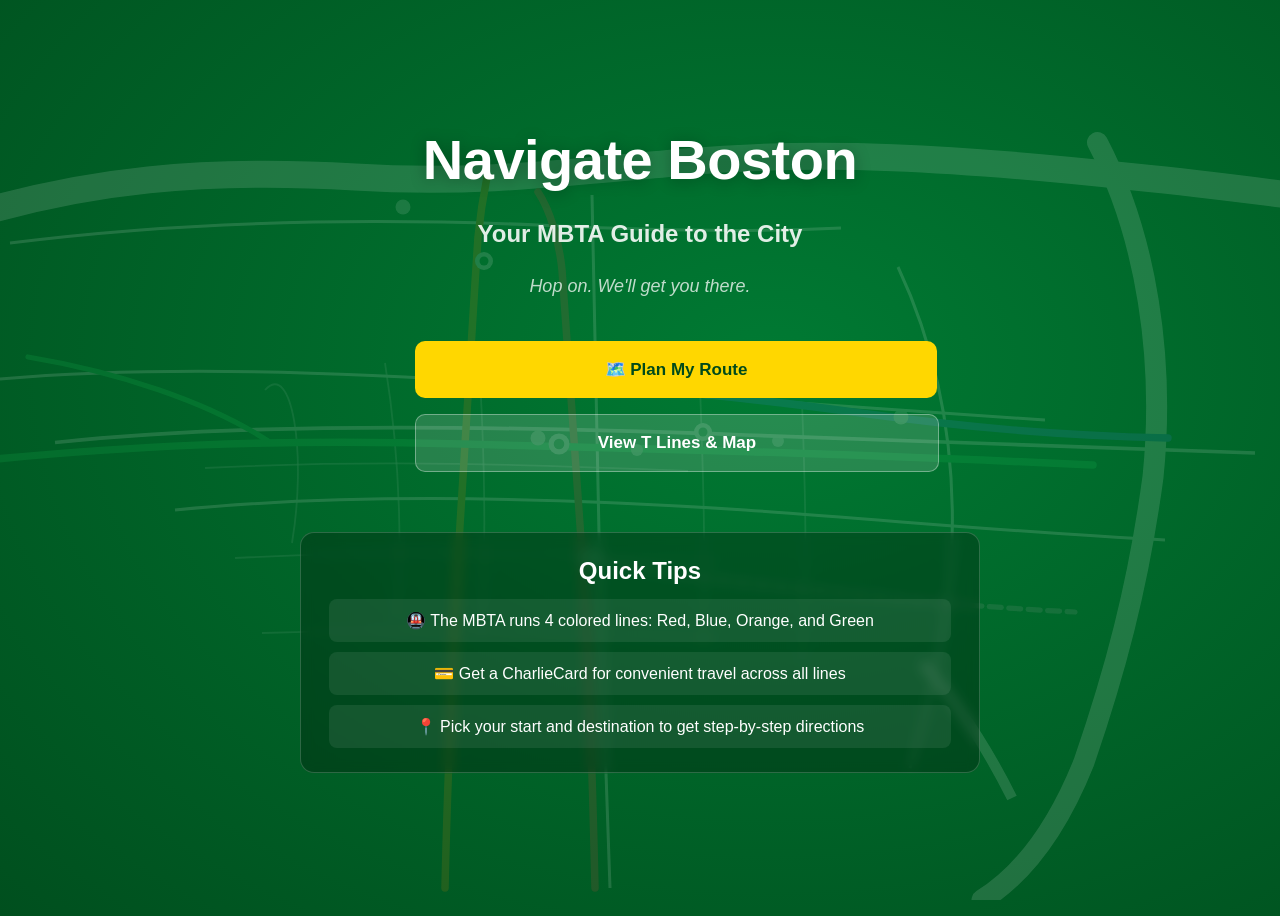
<file: index.html>
<!DOCTYPE html>
<html lang="en">
<head>
    <meta charset="utf-8">
    <meta name="viewport" content="width=device-width, initial-scale=1">
    <title>Boston Transportation | MBTA Guide</title>
    <link rel="stylesheet" href="CSS/mainpage.css">
</head>

<body>

    <div class="map-bg" aria-hidden="true">
        <svg xmlns="http://www.w3.org/2000/svg" viewBox="0 0 900 600" preserveAspectRatio="xMidYMid slice">
            <!-- Charles River -->
            <path d="M0,145 C80,120 160,112 260,118 C340,123 400,115 480,108 C570,100 660,105 780,118 C840,124 880,130 900,132"
                  fill="none" stroke="white" stroke-width="18" stroke-linecap="round"/>
            <!-- Harbor coastline -->
            <path d="M755,95 C788,158 800,240 792,318 C782,392 766,450 746,508 C726,558 702,585 678,600"
                  fill="none" stroke="white" stroke-width="14" stroke-linecap="round"/>
            <!-- Fort Point Channel -->
            <path d="M638,442 C658,464 678,492 698,532"
                  fill="none" stroke="white" stroke-width="7"/>
            <!-- Storrow Drive along river -->
            <path d="M30,162 C140,148 260,145 382,150 C462,154 524,155 584,152"
                  fill="none" stroke="white" stroke-width="2"/>
            <!-- Commonwealth Ave -->
            <path d="M0,255 C120,242 260,248 400,258 C500,265 600,272 720,280"
                  fill="none" stroke="white" stroke-width="2"/>
            <!-- Boylston St -->
            <path d="M60,295 C200,280 380,285 520,290 C640,294 740,298 860,302"
                  fill="none" stroke="white" stroke-width="2.5"/>
            <!-- Tremont St -->
            <path d="M140,340 C260,328 400,332 520,340 C620,347 700,355 800,360"
                  fill="none" stroke="white" stroke-width="2"/>
            <!-- Atlantic Ave -->
            <path d="M622,178 C652,242 662,312 657,382 C652,432 642,472 630,512"
                  fill="none" stroke="white" stroke-width="2"/>
            <!-- Mass Ave -->
            <path d="M418,130 C420,220 422,320 424,420 C426,490 428,542 430,592"
                  fill="none" stroke="white" stroke-width="2"/>
            <!-- Secondary cross streets -->
            <path d="M200,260 C218,240 228,302 218,362" fill="none" stroke="white" stroke-width="1.2" opacity="0.55"/>
            <path d="M280,242 C288,292 292,352 288,412" fill="none" stroke="white" stroke-width="1.2" opacity="0.55"/>
            <path d="M342,230 C346,292 348,362 344,422" fill="none" stroke="white" stroke-width="1.2" opacity="0.55"/>
            <path d="M490,258 C492,312 494,372 492,432" fill="none" stroke="white" stroke-width="1.2" opacity="0.55"/>
            <path d="M558,268 C560,322 562,382 558,442" fill="none" stroke="white" stroke-width="1.2" opacity="0.55"/>
            <path d="M160,312 C280,306 382,310 482,314" fill="none" stroke="white" stroke-width="1.2" opacity="0.55"/>
            <path d="M180,372 C300,366 402,370 502,374" fill="none" stroke="white" stroke-width="1.2" opacity="0.55"/>
            <path d="M198,422 C308,418 402,422 502,426" fill="none" stroke="white" stroke-width="1.2" opacity="0.55"/>
            <!-- Red Line -->
            <path d="M420,592 C418,502 415,420 410,350 C406,290 402,240 398,180 C396,160 390,140 382,128"
                  fill="none" stroke="#FF4444" stroke-width="5" stroke-linecap="round"/>
            <!-- Orange Line -->
            <path d="M320,592 C322,502 326,422 330,350 C334,280 338,220 342,158 C344,138 346,128 348,118"
                  fill="none" stroke="#FF8C00" stroke-width="5" stroke-linecap="round"/>
            <!-- Green Line -->
            <path d="M0,308 C100,298 200,292 332,296 C392,298 422,298 482,300 C562,302 642,305 752,310"
                  fill="none" stroke="#22DD66" stroke-width="5" stroke-linecap="round"/>
            <!-- Green Line B branch -->
            <path d="M202,294 C162,268 102,248 42,238"
                  fill="none" stroke="#22DD66" stroke-width="3.5" stroke-linecap="round"/>
            <!-- Blue Line -->
            <path d="M390,256 C450,258 522,265 602,276 C662,284 722,290 802,292"
                  fill="none" stroke="#4488FF" stroke-width="5" stroke-linecap="round"/>
            <!-- Silver Line -->
            <path d="M412,372 C448,380 510,388 580,395 C630,400 680,405 740,408"
                  fill="none" stroke="#AAAAAA" stroke-width="3.5" stroke-dasharray="8,5" stroke-linecap="round"/>
            <!-- Station dots -->
            <circle cx="396" cy="296" r="7" fill="white"/>
            <circle cx="396" cy="296" r="3.5" fill="#007A33"/>
            <circle cx="492" cy="288" r="6" fill="white"/>
            <circle cx="492" cy="288" r="3" fill="#007A33"/>
            <circle cx="346" cy="174" r="6" fill="white"/>
            <circle cx="346" cy="174" r="3" fill="#007A33"/>
            <circle cx="416" cy="372" r="6" fill="white"/>
            <circle cx="416" cy="372" r="3" fill="#007A33"/>
            <circle cx="382" cy="292" r="5" fill="white" opacity="0.85"/>
            <circle cx="292" cy="138" r="5" fill="white" opacity="0.85"/>
            <circle cx="624" cy="278" r="5" fill="white" opacity="0.85"/>
            <circle cx="542" cy="294" r="4" fill="white" opacity="0.75"/>
            <circle cx="448" cy="300" r="4" fill="white" opacity="0.75"/>
        </svg>
    </div>

    <h1>Navigate Boston</h1>
    <h2>Your MBTA Guide to the City</h2>
    <p>Hop on. We'll get you there.</p>

    <div class="nav-container">
        <a href="startpage.html" class="start-box">🗺️ Plan My Route</a>
        <a href="tlines.html" class="nav-box">View T Lines &amp; Map</a>
    </div>

    <div class="info-section">
        <h3>Quick Tips</h3>
        <ul class="tips-list">
            <li>🚇 The MBTA runs 4 colored lines: Red, Blue, Orange, and Green</li>
            <li>💳 Get a CharlieCard for convenient travel across all lines</li>
            <li>📍 Pick your start and destination to get step-by-step directions</li>
        </ul>
    </div>
</body>
</file>
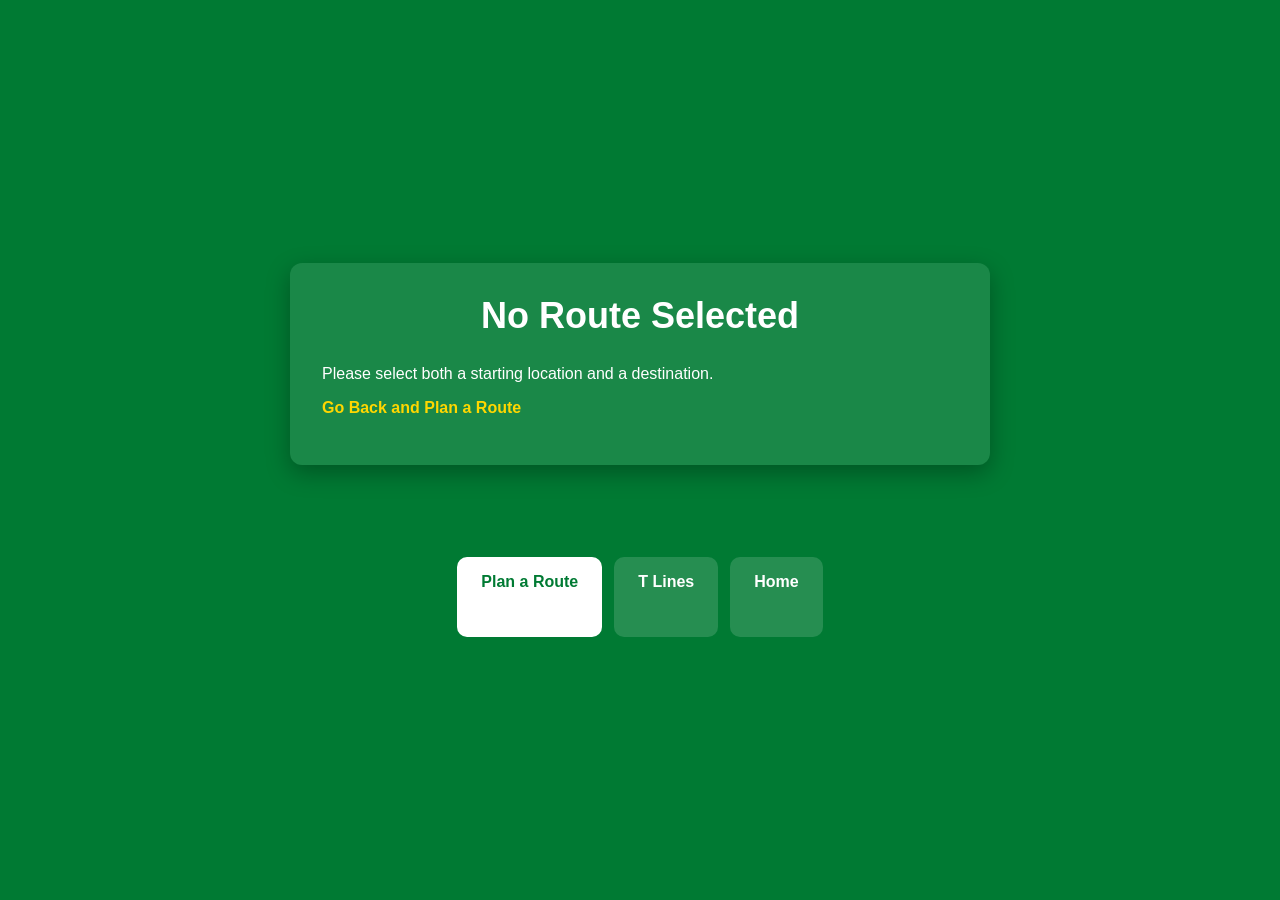
<file: continuepage.html>
<!DOCTYPE html>
<html lang="en">
<head>
    <meta charset="utf-8">
    <meta name="viewport" content="width=device-width, initial-scale=1">
    <title>Your Route | Boston Transportation</title>
    <link rel="stylesheet" href="CSS/continuepage.css">
</head>

<body>
    <div class="container">
        <div id="routeBox" class="route-card">
            <p class="loading">Loading your route...</p>
        </div>
        <div id="departures-box"></div>
        <div id="alerts-box"></div>

        <div class="action-buttons">
            <a href="startpage.html" class="btn btn-new-route">Plan a Route</a>
            <a href="tlines.html" class="btn btn-secondary">T Lines</a>
            <a href="mainpage.html" class="btn btn-secondary">Home</a>
        </div>
    </div>

    <script>
        const params = new URLSearchParams(window.location.search);
        const city = params.get("city");
        const dest = params.get("dest");

        const originAliases = {
            "North Station": "North End",
            "South Station": "Downtown",
            "Logan Airport": "Seaport",
            "Harvard Square": "Cambridge",
            "MIT Campus": "Cambridge",
            "Boston Common": "Downtown",
            "Public Garden": "Beacon Hill",
            "Fenway Park": "Fenway",
            "Museum of Fine Arts": "Fenway",
            "Boston Children's Museum": "Seaport",
            "New England Aquarium": "North End",
            "Newbury Street": "Back Bay",
            "Boston Public Library": "Back Bay",
            "TD Garden": "North End",
            "Freedom Trail": "Downtown",
            "Charles River Esplanade": "Beacon Hill"
        };

        const destinationAliases = {
            "Downtown": "Boston Common",
            "Beacon Hill": "Public Garden",
            "North End": "Freedom Trail",
            "Back Bay": "Newbury Street",
            "Fenway": "Fenway Park",
            "South End": "Boston Public Library",
            "Seaport": "Boston Children's Museum",
            "Cambridge": "Harvard Square",
            "Charlestown": "TD Garden",
            "Allston": "Fenway Park",
            "Brighton": "Fenway Park",
            "Chinatown": "Freedom Trail"
        };

        // Comprehensive routing database
        const routes = {
            "Downtown": {
                "North Station": "Board Orange Line northbound at Downtown Crossing → exit North Station (2 stops, 8 min). Walk up to Causeway St — TD Garden is directly above.",
                "South Station": "Board Red Line southbound at Downtown Crossing → exit South Station (1 stop, 5 min). Exit to Summer St for the main terminal entrance.",
                "Logan Airport": "Walk to State St (5 min) → board Blue Line eastbound → ride 4 stops to Airport station → take free Massport shuttle to your terminal (20 min total).",
                "Harvard Square": "Board Red Line outbound (Alewife) at Downtown Crossing → ride 7 stops to Harvard station (22 min) → exit to Harvard Square plaza via the main entrance.",
                "MIT Campus": "Board Red Line outbound (Alewife) at Downtown Crossing → exit Kendall/MIT station (5 stops, 18 min) → walk west along Main St 5 min to the main campus entrance.",
                "Boston Common": "Walk west on Winter St or Tremont St from Downtown Crossing → enter Boston Common at the Tremont St visitors entrance (8 min).",
                "Public Garden": "Walk west on Winter St → cross through Boston Common → exit at Charles St gate into the Public Garden (12 min). Swan boats are at the center pond.",
                "Fenway Park": "Board Orange Line outbound at Downtown Crossing → exit Back Bay station → cross to Green Line D outbound platform → exit Kenmore station → walk 5 min on Brookline Ave to Gate A (22 min total).",
                "Museum of Fine Arts": "Board Orange Line outbound at Downtown Crossing → exit Back Bay → board Green Line E outbound → exit Museum of Fine Arts stop, walk across Huntington Ave (20 min total).",
                "Boston Children's Museum": "Walk south to South Station (5 min) → board Silver Line SL2 outbound → exit Courthouse station → walk 3 min along Congress St to Museum Wharf (15 min total).",
                "New England Aquarium": "Walk east on State St toward the waterfront → follow signs to Aquarium Blue Line station → exit Central Wharf, aquarium is directly ahead (12 min).",
                "Newbury Street": "Board Orange Line outbound at Downtown Crossing → exit Back Bay station → walk north 2 blocks on Dartmouth St to Newbury St (12 min). Start at the Dartmouth end for galleries.",
                "Boston Public Library": "Board Orange Line outbound at Downtown Crossing → exit Back Bay station → walk 4 min along Boylston St to Copley Square. Main entrance faces the square (14 min total).",
                "TD Garden": "Board Orange Line northbound at Downtown Crossing → exit North Station (2 stops, 8 min). TD Garden is connected to the station — follow arena signs inside.",
                "Freedom Trail": "Walk west to Boston Common (8 min) → pick up the red brick trail at the Freedom Trail Visitor Center on Tremont St. Trail runs 2.4 miles to Bunker Hill.",
                "Charles River Esplanade": "Board Red Line inbound at Downtown Crossing → exit Charles/MGH station → walk 5 min over the footbridge at Storrow Dr to reach the Esplanade (15 min total)."
            },
            "Beacon Hill": {
                "North Station": "Board Green Line inbound at Charles/MGH → exit North Station (2 stops, 6 min). Walk up to Causeway St for the arena entrance.",
                "South Station": "Board Red Line inbound at Charles/MGH → exit South Station (3 stops via Park St, 12 min). Exit to Summer St.",
                "Logan Airport": "Board Red Line inbound at Charles/MGH → exit Government Center (transfer) → board Blue Line eastbound → ride 4 stops to Airport station → take free shuttle to terminal (28 min total).",
                "Harvard Square": "Board Red Line outbound at Charles/MGH → ride 6 stops to Harvard station (18 min) → exit to Harvard Square plaza.",
                "MIT Campus": "Board Red Line outbound at Charles/MGH → exit Kendall/MIT (4 stops, 14 min) → walk west along Main St 5 min to campus.",
                "Boston Common": "Walk south down the hill on Beacon St or Park St — enter Boston Common from the Beacon St or Tremont St side (5 min).",
                "Public Garden": "Walk south on Charles St → enter the Public Garden from the Charles St gate at the corner of Beacon St (5 min). Swan boats are at the center pond.",
                "Fenway Park": "Board Red Line inbound at Charles/MGH → exit Park St → board Green Line C/D outbound → exit Kenmore station → walk 5 min on Brookline Ave to Gate A (25 min total).",
                "Museum of Fine Arts": "Board Red Line inbound at Charles/MGH → exit Park St → board Green Line E outbound → exit Museum of Fine Arts stop, cross Huntington Ave (25 min total).",
                "Boston Children's Museum": "Board Red Line inbound at Charles/MGH → exit South Station (3 stops, 12 min) → board Silver Line SL2 → exit Courthouse → walk to Museum Wharf on Congress St (20 min total).",
                "New England Aquarium": "Board Red Line inbound at Charles/MGH → exit Downtown Crossing → walk east 8 min on State St toward the waterfront to Central Wharf (18 min total).",
                "Newbury Street": "Walk south on Charles St to Back Bay (15 min) or board Red Line inbound → exit Back Bay station → walk north on Dartmouth St to Newbury St (18 min total).",
                "Boston Public Library": "Board Red Line inbound at Charles/MGH → exit Back Bay station (3 stops, 12 min) → walk 4 min along Boylston St to Copley Square (16 min total).",
                "TD Garden": "Board Green Line inbound at Charles/MGH → exit North Station (2 stops, 6 min). TD Garden is connected to the station.",
                "Freedom Trail": "Walk south to Boston Common (5 min) → pick up the red brick trail at the Visitor Center on Tremont St. Trail begins at the Common.",
                "Charles River Esplanade": "Walk north on Charles St then turn left onto Storrow Dr pedestrian path → enter the Esplanade at the Dartmouth St footbridge (8 min)."
            },
            "North End": {
                "North Station": "Walk west along Causeway St or Valenti Way from the North End — North Station entrance on Causeway St (10 min). Or board Green Line at Haymarket → 1 stop (4 min).",
                "South Station": "Board Orange Line southbound at Haymarket → exit Downtown Crossing → transfer to Red Line southbound → exit South Station (3 stops total, 14 min).",
                "Logan Airport": "Walk to Aquarium Blue Line station on State St (10 min) → board Blue Line eastbound → ride to Airport station → free shuttle to terminals (20 min total).",
                "Harvard Square": "Board Orange Line inbound at Haymarket → exit Downtown Crossing → board Red Line outbound (Alewife) → ride to Harvard station (7 stops, 28 min total).",
                "MIT Campus": "Board Orange Line inbound at Haymarket → exit Downtown Crossing → board Red Line outbound → exit Kendall/MIT (5 stops, 22 min total) → walk west on Main St 5 min.",
                "Boston Common": "Walk south along Hanover St → cross the Rose Kennedy Greenway → continue on Congress St to the Common (15 min). The Freedom Trail runs this route.",
                "Public Garden": "Walk south across downtown via Congress St and Winter St → enter the Public Garden from the Arlington St or Charles St gate (18 min).",
                "Fenway Park": "Board Orange Line at Haymarket → exit Back Bay (5 stops, 12 min) → cross to Green Line D outbound platform → exit Kenmore → walk 5 min on Brookline Ave (22 min total).",
                "Museum of Fine Arts": "Board Orange Line at Haymarket → exit Back Bay → board Green Line E outbound → exit Museum of Fine Arts stop, cross Huntington Ave (22 min total).",
                "Boston Children's Museum": "Board Orange Line at Haymarket → exit South Station → board Silver Line SL2 → exit Courthouse → walk to Museum Wharf on Congress St (20 min total).",
                "New England Aquarium": "Walk south on Commercial St or Richmond St to the waterfront — New England Aquarium is at Central Wharf on Atlantic Ave (10 min).",
                "Newbury Street": "Board Orange Line at Haymarket → exit Back Bay station → walk north on Dartmouth St to Newbury St (16 min total).",
                "Boston Public Library": "Board Orange Line at Haymarket → exit Back Bay station → walk 4 min along Boylston St to Copley Square (18 min total).",
                "TD Garden": "Board Green Line inbound at Haymarket → exit North Station (1 stop, 4 min). Or walk along Causeway St (10 min).",
                "Freedom Trail": "You're already on it! The Freedom Trail runs directly through the North End — follow the red brick path to Paul Revere House and Old North Church nearby.",
                "Charles River Esplanade": "Board Orange Line at Haymarket → exit Charles/MGH (2 stops, 8 min) → walk across the Storrow Dr footbridge to the Esplanade (14 min total)."
            },
            "Back Bay": {
                "North Station": "Board Orange Line northbound at Back Bay station → exit North Station (3 stops, 10 min). TD Garden entrance is on Causeway St above the station.",
                "South Station": "Board Orange Line southbound at Back Bay station → exit South Station (2 stops, 8 min). Exit to Summer St.",
                "Logan Airport": "Board Orange Line southbound at Back Bay → exit Downtown Crossing → board Blue Line eastbound at Government Center → exit Airport station → shuttle to terminal (28 min total).",
                "Harvard Square": "Board Orange Line southbound at Back Bay → exit Downtown Crossing → board Red Line outbound (Alewife) → ride to Harvard (7 stops, 25 min total).",
                "MIT Campus": "Board Orange Line southbound at Back Bay → exit Downtown Crossing → board Red Line outbound → exit Kendall/MIT (5 stops, 20 min total) → walk west on Main St.",
                "Boston Common": "Walk north on Dartmouth St → turn left on Boylston St → enter the Common from the Boylston St entrance (10 min). Park St is 5 min further.",
                "Public Garden": "Walk north on Dartmouth St or Arlington St → enter the Public Garden from the Arlington St gate on Boylston St (8 min).",
                "Fenway Park": "Board Green Line D outbound at Copley station → exit Kenmore (2 stops, 5 min) → walk 5 min along Brookline Ave to Gate A. Or walk the full route via Boylston St (15 min).",
                "Museum of Fine Arts": "Board Green Line E outbound at Copley station → exit Museum of Fine Arts stop (3 stops, 8 min) → cross Huntington Ave to the main entrance.",
                "Boston Children's Museum": "Board Orange Line southbound at Back Bay → exit South Station (2 stops, 8 min) → board Silver Line SL2 → exit Courthouse → walk to Museum Wharf (16 min total).",
                "New England Aquarium": "Board Orange Line southbound at Back Bay → exit Downtown Crossing → walk east on State St to Central Wharf (18 min total).",
                "Newbury Street": "You're already in Back Bay — walk north on any cross street (Dartmouth, Exeter, Fairfield) to reach Newbury St (3–5 min).",
                "Boston Public Library": "Walk east along Boylston St to Copley Square — the main library entrance faces the plaza (5 min). The McKim building is the historic wing.",
                "TD Garden": "Board Orange Line northbound at Back Bay → exit North Station (3 stops, 10 min). Follow Causeway St signs to TD Garden.",
                "Freedom Trail": "Board Orange Line at Back Bay → exit State St (4 stops, 12 min) → the Freedom Trail red brick path is immediately outside the station on Washington St.",
                "Charles River Esplanade": "Walk north on Dartmouth St or any cross street → cross Storrow Dr via the Dartmouth St footbridge to reach the Esplanade (10 min)."
            },
            "Fenway": {
                "North Station": "Board Green Line B/C/D inbound at Kenmore → exit North Station (6 stops, 18 min). Causeway St exit for TD Garden.",
                "South Station": "Board Green Line B/C/D inbound at Kenmore → exit Park St → transfer to Red Line southbound → exit South Station (2 stops, 22 min total).",
                "Logan Airport": "Board Green Line B inbound at Kenmore → exit Government Center → transfer to Blue Line eastbound → exit Airport station → shuttle to terminal (38 min total).",
                "Harvard Square": "Board Green Line B/C/D inbound at Kenmore → exit Park St → transfer to Red Line outbound (Alewife) → ride to Harvard (7 stops, 30 min total).",
                "MIT Campus": "Board Green Line B/C/D inbound at Kenmore → exit Park St → transfer to Red Line outbound → exit Kendall/MIT (5 stops, 25 min total) → walk west on Main St.",
                "Boston Common": "Board Green Line B/C/D inbound at Kenmore → exit Park St station → walk 2 min to the Common's Boylston St or Tremont St entrance (12 min total).",
                "Public Garden": "Board Green Line B/C/D inbound at Kenmore → exit Arlington station → the Public Garden entrance is directly across Arlington St (14 min total).",
                "Fenway Park": "Walk east on Brookline Ave from Kenmore Square — Gate A and the main entrance are a 5-min walk. Yawkey Way is along the first-base side.",
                "Museum of Fine Arts": "Walk east along Huntington Ave from Kenmore — Museum of Fine Arts entrance is on the left side after Louis Prang St (12 min walk). Or board Green Line E inbound 1 stop to MFA.",
                "Boston Children's Museum": "Board Green Line B inbound at Kenmore → exit South Station → board Silver Line SL2 → exit Courthouse → walk to Museum Wharf (28 min total).",
                "New England Aquarium": "Board Green Line B/C/D inbound at Kenmore → exit Government Center → walk east on State St to Central Wharf (24 min total).",
                "Newbury Street": "Board Green Line D inbound at Kenmore → exit Hynes Convention Center station (1 stop, 4 min) → walk east 2 blocks on Newbury St. Or exit Copley station (2 stops, 6 min).",
                "Boston Public Library": "Board Green Line D inbound at Kenmore → exit Copley station (2 stops, 6 min) → the library entrance faces Copley Square, directly across Dartmouth St.",
                "TD Garden": "Board Green Line B/C/D inbound at Kenmore → exit North Station (6 stops, 18 min). TD Garden is connected to the station on Causeway St.",
                "Freedom Trail": "Board Green Line B/C/D inbound at Kenmore → exit Park St station (5 stops, 14 min) → pick up the red brick Freedom Trail at the Visitor Center on Tremont St.",
                "Charles River Esplanade": "Walk north on Brookline Ave to the Back Bay Fens → follow the Muddy River path north to the Esplanade along the Charles River (15 min walk)."
            },
            "South End": {
                "North Station": "Board Orange Line northbound at Tufts Medical Center or Back Bay → exit North Station (3–4 stops, 12 min). TD Garden entrance is on Causeway St.",
                "South Station": "Board Orange Line northbound at Tufts Medical Center → exit Downtown Crossing (1 stop, 5 min) → walk south on Washington St to South Station (8 min). Or walk 15 min directly.",
                "Logan Airport": "Board Orange Line northbound at Tufts Medical Center → exit Downtown Crossing → board Blue Line eastbound at Government Center → exit Airport → shuttle to terminal (28 min total).",
                "Harvard Square": "Board Orange Line northbound at Tufts Medical Center → exit Downtown Crossing → board Red Line outbound (Alewife) → ride to Harvard (7 stops, 26 min total).",
                "MIT Campus": "Board Orange Line northbound at Tufts Medical Center → exit Downtown Crossing → board Red Line outbound → exit Kendall/MIT (5 stops, 22 min total) → walk west on Main St.",
                "Boston Common": "Walk north on Tremont St or Washington St from the South End — enter Boston Common from the Boylston St or Tremont St entrance (12 min).",
                "Public Garden": "Walk north on Tremont St → through Boston Common → exit at the Charles St or Arlington St gate to the Public Garden (16 min).",
                "Fenway Park": "Board Orange Line northbound at Tufts Medical Center → exit Back Bay station (2 stops, 7 min) → transfer to Green Line D outbound → exit Kenmore → walk 5 min on Brookline Ave (18 min total).",
                "Museum of Fine Arts": "Board Orange Line northbound → exit Back Bay station → board Green Line E outbound → exit Museum of Fine Arts stop, cross Huntington Ave (18 min total).",
                "Boston Children's Museum": "Walk east on East Berkeley St to the Seaport area — Boston Children's Museum is on Museum Wharf on Congress St (18 min walk). Or board Silver Line SL4 on Washington St.",
                "New England Aquarium": "Board Orange Line northbound at Tufts Medical Center → exit Downtown Crossing → walk east on State St to Central Wharf (18 min total).",
                "Newbury Street": "Board Orange Line northbound → exit Back Bay station (2 stops, 7 min) → walk north on Dartmouth St to Newbury St (10 min total).",
                "Boston Public Library": "Board Orange Line northbound → exit Back Bay station (2 stops, 7 min) → walk along Boylston St to Copley Square. Main entrance faces the plaza (12 min total).",
                "TD Garden": "Board Orange Line northbound at Tufts Medical Center → exit North Station (4 stops, 14 min). TD Garden is connected to the station.",
                "Freedom Trail": "Walk north on Tremont St to Boston Common (12 min) → pick up the red brick Freedom Trail at the Visitor Center. Trail starts at the northwest corner of the Common.",
                "Charles River Esplanade": "Board Orange Line northbound → exit Charles/MGH (2 stops, 8 min) → cross the Storrow Dr footbridge to the Esplanade (14 min total)."
            },
            "Seaport": {
                "North Station": "Board Silver Line SL2 inbound at Courthouse → exit South Station → board Red Line northbound → exit Charles/MGH → board Green Line to North Station (24 min total). Or take a Lyft for a direct 12-min ride.",
                "South Station": "Walk north on Seaport Blvd to South Station on Atlantic Ave — main entrance on Summer St (10 min walk). Or board Silver Line SL2 inbound at Courthouse → exit South Station (5 min).",
                "Logan Airport": "Board Silver Line SL1 at Silver Line Way (free, tunneled bus) → ride directly to Logan Airport terminals E, A, B, C (15 min, no transfer needed).",
                "Harvard Square": "Board Silver Line SL2 inbound at Courthouse → exit South Station → board Red Line outbound (Alewife) → ride to Harvard (7 stops, 28 min total).",
                "MIT Campus": "Board Silver Line SL2 inbound at Courthouse → exit South Station → board Red Line outbound → exit Kendall/MIT (5 stops, 22 min total) → walk west on Main St 5 min.",
                "Boston Common": "Board Silver Line SL2 inbound at Courthouse → exit South Station → walk north on Washington St or Tremont St to the Common (16 min total).",
                "Public Garden": "Walk north on Seaport Blvd → cross Fort Point Channel → continue north to the Public Garden via downtown (20 min). Or Silver Line to South Station + 12-min walk.",
                "Fenway Park": "Board Silver Line SL2 inbound → exit Back Bay station → cross to Green Line D outbound platform → exit Kenmore → walk 5 min on Brookline Ave (22 min total).",
                "Museum of Fine Arts": "Board Silver Line SL2 inbound → exit Back Bay → board Green Line E outbound → exit Museum of Fine Arts stop, cross Huntington Ave (22 min total).",
                "Boston Children's Museum": "Walk west along Congress St — Boston Children's Museum is at 308 Congress St on Museum Wharf (5 min walk).",
                "New England Aquarium": "Walk north along the Harborwalk on Northern Ave and Atlantic Ave → New England Aquarium is at Central Wharf (12 min walk).",
                "Newbury Street": "Board Silver Line SL2 inbound → exit Back Bay station → walk north on Dartmouth St to Newbury St (16 min total).",
                "Boston Public Library": "Board Silver Line SL2 inbound → exit Back Bay station → walk along Boylston St to Copley Square. Main entrance faces the plaza (18 min total).",
                "TD Garden": "Board Silver Line SL2 inbound at Courthouse → exit South Station → board Red Line northbound → exit Charles/MGH → board Green Line inbound → exit North Station (24 min total).",
                "Freedom Trail": "Walk north on Seaport Blvd and cross Fort Point Channel → continue to South Station area → walk north on Washington St to Boston Common (20 min). Trail starts at the Common.",
                "Charles River Esplanade": "Board Silver Line SL2 inbound → exit South Station → board Red Line northbound → exit Charles/MGH → walk across the footbridge to the Esplanade (22 min total)."
            },
            "Cambridge": {
                "North Station": "Board Red Line inbound at Harvard → exit Charles/MGH (5 stops, 14 min) → board Green Line inbound → exit North Station (1 stop, 4 min). 18 min total.",
                "South Station": "Board Red Line inbound at Harvard → exit South Station (7 stops, 22 min). Exit to Summer St for the main terminal.",
                "Logan Airport": "Board Red Line inbound at Harvard → exit Downtown Crossing (6 stops, 20 min) → board Blue Line eastbound at Government Center → exit Airport station → shuttle to terminal (35 min total).",
                "Harvard Square": "You're already in Cambridge — Harvard Square is the Red Line hub. Walk along Massachusetts Ave toward the Yard if coming from MIT area (10 min walk or 1 stop).",
                "MIT Campus": "Board Red Line inbound at Harvard → exit Kendall/MIT (1 stop, 6 min) → walk west along Main St to the campus entrance. The Stata Center is a 3-min walk from the station.",
                "Boston Common": "Board Red Line inbound at Harvard → exit Park St (5 stops, 16 min) → walk 2 min to the Common's Tremont St entrance.",
                "Public Garden": "Board Red Line inbound at Harvard → exit Arlington station (6 stops, 18 min) → the Public Garden entrance is directly across Arlington St.",
                "Fenway Park": "Board Red Line inbound at Harvard → exit Park St → board Green Line B/C/D outbound → exit Kenmore → walk 5 min on Brookline Ave (28 min total).",
                "Museum of Fine Arts": "Board Red Line inbound at Harvard → exit Park St → board Green Line E outbound → exit Museum of Fine Arts stop, cross Huntington Ave (26 min total).",
                "Boston Children's Museum": "Board Red Line inbound at Harvard → exit South Station (7 stops, 22 min) → board Silver Line SL2 → exit Courthouse → walk to Museum Wharf on Congress St (28 min total).",
                "New England Aquarium": "Board Red Line inbound at Harvard → exit Downtown Crossing (6 stops, 20 min) → walk east on State St to Central Wharf (26 min total).",
                "Newbury Street": "Board Red Line inbound at Harvard → exit Back Bay station (7 stops, 22 min) → walk north on Dartmouth St to Newbury St (26 min total).",
                "Boston Public Library": "Board Red Line inbound at Harvard → exit Back Bay station (7 stops, 22 min) → walk 4 min along Boylston St to Copley Square (26 min total).",
                "TD Garden": "Board Red Line inbound at Harvard → exit Charles/MGH → board Green Line inbound → exit North Station (18 min total). Causeway St exit connects directly to the arena.",
                "Charles River Esplanade": "Walk south from Harvard Square along the Charles River path — the Esplanade is on the Boston side of the river, accessible via the Harvard or Longfellow Bridge (15 min walk)."
            },
            "Charlestown": {
                "North Station": "Walk south along Causeway St or Sullivan Square area — North Station is at the south end of Charlestown near the Garden (12 min walk). Or board Orange Line inbound at Community College → exit North Station (1 stop, 4 min).",
                "South Station": "Board Orange Line inbound at Community College → exit Downtown Crossing (2 stops, 8 min) → board Red Line southbound → exit South Station (1 stop, 12 min total).",
                "Logan Airport": "Board Orange Line inbound at Community College → exit Downtown Crossing → board Blue Line eastbound at Government Center → exit Airport → shuttle to terminal (24 min total).",
                "Harvard Square": "Board Orange Line inbound at Community College → exit Downtown Crossing → board Red Line outbound (Alewife) → exit Harvard (7 stops, 28 min total).",
                "MIT Campus": "Board Orange Line inbound at Community College → exit Downtown Crossing → board Red Line outbound → exit Kendall/MIT (5 stops, 24 min total) → walk west on Main St.",
                "Boston Common": "Board Orange Line inbound at Community College → exit Downtown Crossing (2 stops, 8 min) → walk west on Winter St to Boston Common (14 min total).",
                "Public Garden": "Board Orange Line inbound at Community College → exit Downtown Crossing → walk through the Common or along Boylston St to the Public Garden (16 min total).",
                "Fenway Park": "Board Orange Line inbound at Community College → exit Back Bay (3 stops, 12 min) → board Green Line D outbound → exit Kenmore → walk 5 min on Brookline Ave (22 min total).",
                "Museum of Fine Arts": "Board Orange Line inbound at Community College → exit Back Bay → board Green Line E outbound → exit Museum of Fine Arts stop (22 min total).",
                "Boston Children's Museum": "Walk south along the Harborwalk to the Fort Point Channel area — Children's Museum is at Museum Wharf on Congress St (16 min). Or Orange Line inbound to South Station.",
                "New England Aquarium": "Walk south along the waterfront on Commercial St to Atlantic Ave — New England Aquarium is at Central Wharf (12 min walk).",
                "Newbury Street": "Board Orange Line inbound at Community College → exit Back Bay station (3 stops, 12 min) → walk north on Dartmouth St to Newbury St (16 min total).",
                "Boston Public Library": "Board Orange Line inbound at Community College → exit Back Bay station (3 stops, 12 min) → walk along Boylston St to Copley Square (16 min total).",
                "TD Garden": "Walk south along Causeway St or Warren St — North Station entrance is a 10-min walk from the Charlestown Navy Yard area. Connects directly to TD Garden.",
                "Freedom Trail": "The Freedom Trail runs through Charlestown — start at Bunker Hill Monument (top of the hill) and follow the red brick trail south toward downtown and the North End.",
                "Charles River Esplanade": "Walk south along the waterfront or through downtown to the Esplanade near Charles/MGH station (18 min). The Museum of Science pedestrian bridge is a scenic alternative."
            },
            "Chinatown": {
                "North Station": "Board Orange Line northbound at Chinatown station → exit North Station (3 stops, 10 min). TD Garden is connected to the station on Causeway St.",
                "South Station": "Walk south on Washington St from Chinatown to South Station on Atlantic Ave — main entrance is on Summer St (10 min walk). Or board Orange Line 1 stop to Downtown Crossing, then walk.",
                "Logan Airport": "Board Orange Line at Chinatown → exit Downtown Crossing → board Blue Line eastbound at Government Center → exit Airport station → free shuttle to terminal (22 min total).",
                "Harvard Square": "Board Orange Line at Chinatown → exit Downtown Crossing → board Red Line outbound (Alewife) → ride to Harvard (7 stops, 22 min total).",
                "MIT Campus": "Board Orange Line at Chinatown → exit Downtown Crossing → board Red Line outbound → exit Kendall/MIT (5 stops, 18 min total) → walk west on Main St 5 min.",
                "Boston Common": "Walk north on Washington St or Tremont St from Chinatown → enter Boston Common at the Boylston St or Tremont St entrance (10 min walk).",
                "Public Garden": "Walk north through Boston Common → exit at the Charles St or Arlington St gate into the Public Garden (14 min walk total).",
                "Fenway Park": "Board Orange Line at Chinatown → exit Back Bay (2 stops, 7 min) → board Green Line D outbound → exit Kenmore → walk 5 min on Brookline Ave (18 min total).",
                "Museum of Fine Arts": "Board Orange Line at Chinatown → exit Back Bay (2 stops, 7 min) → board Green Line E outbound → exit Museum of Fine Arts stop, cross Huntington Ave (16 min total).",
                "Boston Children's Museum": "Walk east on Kneeland St to the waterfront → cross Fort Point Channel to Museum Wharf on Congress St (15 min). Or board Silver Line SL4 at nearby bus stop.",
                "New England Aquarium": "Walk east on Kneeland St → north on Atlantic Ave to Central Wharf. New England Aquarium entrance faces the harbor (14 min walk).",
                "Newbury Street": "Board Orange Line at Chinatown → exit Back Bay station (2 stops, 7 min) → walk north on Dartmouth St to Newbury St (11 min total).",
                "Boston Public Library": "Board Orange Line at Chinatown → exit Back Bay station (2 stops, 7 min) → walk along Boylston St to Copley Square. Main entrance faces the plaza (12 min total).",
                "TD Garden": "Board Orange Line northbound at Chinatown → exit North Station (3 stops, 10 min). Follow Causeway St signs to the arena.",
                "Freedom Trail": "Walk north on Tremont St to Boston Common (10 min) → pick up the red brick Freedom Trail at the Visitor Center on Tremont St. The trail runs 2.4 miles to Bunker Hill.",
                "Charles River Esplanade": "Board Orange Line at Chinatown → exit Charles/MGH (3 stops, 10 min) → cross the Storrow Dr footbridge to the Esplanade (15 min total)."
            },
            "Allston": {
                "North Station": "Board Green Line B inbound at Harvard Ave → exit Government Center (8 stops, 22 min) → board Green Line inbound → exit North Station (1 stop, 26 min total).",
                "South Station": "Board Green Line B inbound at Harvard Ave → exit Park St → board Red Line southbound → exit South Station (1 stop, 24 min total).",
                "Logan Airport": "Board Green Line B inbound at Harvard Ave → exit Government Center → board Blue Line eastbound → exit Airport station → shuttle to terminal (40 min total).",
                "Harvard Square": "Board Bus 66 westbound on Harvard Ave → ride directly to Harvard Square (6 stops, 15 min). Bus runs frequently during the day.",
                "MIT Campus": "Board Green Line B inbound at Harvard Ave → exit Park St → board Red Line outbound → exit Kendall/MIT (2 stops, 28 min total) → walk west on Main St.",
                "Boston Common": "Board Green Line B inbound at Harvard Ave → exit Park St station (7 stops, 18 min) → walk 2 min to the Common's Tremont St entrance.",
                "Public Garden": "Board Green Line B inbound at Harvard Ave → exit Arlington station (8 stops, 20 min) → the Public Garden entrance is directly across Arlington St.",
                "Fenway Park": "Board Green Line B inbound at Harvard Ave → exit Kenmore station (3 stops, 10 min) → walk 5 min east along Brookline Ave to Gate A.",
                "Museum of Fine Arts": "Board Green Line B inbound at Harvard Ave → exit Kenmore → board Green Line E outbound 1 stop to Museum of Fine Arts. Or walk east 12 min on Huntington Ave (18 min total).",
                "Boston Children's Museum": "Board Green Line B inbound at Harvard Ave → exit South Station → board Silver Line SL2 → exit Courthouse → walk to Museum Wharf (30 min total).",
                "New England Aquarium": "Board Green Line B inbound at Harvard Ave → exit Government Center → walk east on State St to Central Wharf (28 min total).",
                "Newbury Street": "Board Green Line B inbound at Harvard Ave → exit Hynes Convention Center (4 stops, 12 min) → walk 1 block south to Newbury St. Or exit Copley (5 stops, 14 min).",
                "Boston Public Library": "Board Green Line B inbound at Harvard Ave → exit Copley station (5 stops, 14 min) → library entrance faces Copley Square directly across Dartmouth St.",
                "TD Garden": "Board Green Line B inbound at Harvard Ave → exit North Station (9 stops, 26 min). TD Garden is connected to the station on Causeway St.",
                "Freedom Trail": "Board Green Line B inbound at Harvard Ave → exit Park St station (7 stops, 18 min) → pick up the red brick Freedom Trail at the Visitor Center on Tremont St.",
                "Charles River Esplanade": "Walk south on any street from Allston toward the Charles River — enter the Esplanade at the BU Bridge footpath or the Weeks Footbridge near Harvard (10–15 min)."
            },
            "Brighton": {
                "North Station": "Board Green Line B inbound at Warren St or Chestnut Hill Ave → exit Government Center (10+ stops, 28 min) → board Green Line inbound → exit North Station (32 min total).",
                "South Station": "Board Green Line B inbound at Warren St → exit Park St → board Red Line southbound → exit South Station (28 min total).",
                "Logan Airport": "Board Green Line B inbound → exit Government Center → board Blue Line eastbound → exit Airport station → free shuttle to terminal (45 min total).",
                "Harvard Square": "Board Bus 66 eastbound on Cambridge St toward Harvard Square (20 min). Bus stops frequently along Washington St and Cambridge St.",
                "MIT Campus": "Board Green Line B inbound → exit Park St → board Red Line outbound → exit Kendall/MIT (33 min total) → walk west on Main St 5 min to campus.",
                "Boston Common": "Board Green Line B inbound → exit Park St station (22 min) → walk 2 min to the Common's Tremont St entrance.",
                "Public Garden": "Board Green Line B inbound → exit Arlington station (24 min) → the Public Garden entrance is directly across Arlington St.",
                "Fenway Park": "Board Green Line B inbound → exit Kenmore station (15 min) → walk 5 min east along Brookline Ave to Fenway Park Gate A.",
                "Museum of Fine Arts": "Board Green Line B inbound → exit Kenmore → ride 1 stop on Green Line E to Museum of Fine Arts. Or exit at Longwood Medical Area stop and walk 5 min (22 min total).",
                "Boston Children's Museum": "Board Green Line B inbound → exit South Station → board Silver Line SL2 → exit Courthouse → walk to Museum Wharf on Congress St (38 min total).",
                "New England Aquarium": "Board Green Line B inbound → exit Government Center → walk east on State St to Central Wharf (34 min total).",
                "Newbury Street": "Board Green Line B inbound → exit Hynes Convention Center (18 min) → walk 1 block south to Newbury St. Or exit Copley (20 min) for the east end of the street.",
                "Boston Public Library": "Board Green Line B inbound → exit Copley station (20 min) → library entrance faces Copley Square directly across Dartmouth St.",
                "TD Garden": "Board Green Line B inbound → exit North Station (30 min). TD Garden is connected to the station on Causeway St.",
                "Freedom Trail": "Board Green Line B inbound → exit Park St station (22 min) → pick up the red brick Freedom Trail at the Visitor Center on Tremont St at the edge of Boston Common.",
                "Charles River Esplanade": "Walk south toward the Charles River — enter the Esplanade at the BU Bridge footpath on Commonwealth Ave or via the Weeks Footbridge near Harvard (15 min walk)."
            }
        };

        const MBTA_API_KEY = 'c5d3ce45e5864cc3aafffd54a7add1e3';
        const GOOGLE_PLACES_API_KEY = '';
        const TRIPADVISOR_API_KEY = '';

        const destinationCoords = {
            "North Station": { lat: 42.365577, lng: -71.061290 },
            "South Station": { lat: 42.352271, lng: -71.055242 },
            "Logan Airport": { lat: 42.365613, lng: -71.009560 },
            "Harvard Square": { lat: 42.373362, lng: -71.118956 },
            "MIT Campus": { lat: 42.360091, lng: -71.094160 },
            "Boston Common": { lat: 42.355000, lng: -71.065600 },
            "Public Garden": { lat: 42.354040, lng: -71.070520 },
            "Fenway Park": { lat: 42.346676, lng: -71.097218 },
            "Museum of Fine Arts": { lat: 42.339381, lng: -71.094160 },
            "Boston Children's Museum": { lat: 42.351390, lng: -71.049670 },
            "New England Aquarium": { lat: 42.359360, lng: -71.049600 },
            "Newbury Street": { lat: 42.349250, lng: -71.082740 },
            "Boston Public Library": { lat: 42.349280, lng: -71.078240 },
            "TD Garden": { lat: 42.366303, lng: -71.062228 },
            "Freedom Trail": { lat: 42.355000, lng: -71.065600 },
            "Charles River Esplanade": { lat: 42.355530, lng: -71.072780 }
        };

        // Attractions keyed by destination
        const destAttractions = {
            "North Station": {
                area: "TD Garden & Government Center",
                spots: [
                    { name: "TD Garden", desc: "Home of the Celtics & Bruins — catch a game or tour the arena" },
                    { name: "Boston Sports Museum", desc: "Celebrate Boston's legendary championship history" },
                    { name: "Faneuil Hall & Quincy Market", desc: "Historic marketplace with shops, food stalls, and street performers" },
                    { name: "Freedom Trail", desc: "16-site historic walking trail — North Station is a great starting point" }
                ]
            },
            "South Station": {
                area: "Downtown & Waterfront",
                spots: [
                    { name: "Boston Tea Party Ships Museum", desc: "Interactive Revolutionary War experience on the waterfront" },
                    { name: "Rose Kennedy Greenway", desc: "Beautiful linear park winding through downtown" },
                    { name: "Faneuil Hall & Quincy Market", desc: "Historic marketplace a short walk away" },
                    { name: "Boston Children's Museum", desc: "Hands-on fun for all ages, steps from South Station" }
                ]
            },
            "Logan Airport": {
                area: "Boston Waterfront",
                spots: [
                    { name: "New England Aquarium", desc: "Marine life exhibits — right near the waterfront ferry terminal" },
                    { name: "Harborwalk", desc: "Scenic waterfront promenade stretching across the harbor" },
                    { name: "Boston Tea Party Ships Museum", desc: "Quick Silver Line ride from the airport to this interactive museum" }
                ]
            },
            "Harvard Square": {
                area: "Cambridge",
                spots: [
                    { name: "Harvard University", desc: "Tour the iconic Ivy League campus and historic Harvard Yard" },
                    { name: "MIT Campus", desc: "A short Red Line hop to the world-class engineering campus" },
                    { name: "The Coop", desc: "Harvard's legendary college bookstore and souvenir spot" },
                    { name: "Harvard Square", desc: "Cafes, independent shops, street performers, and vibrant nightlife" }
                ]
            },
            "MIT Campus": {
                area: "Kendall Square / Cambridge",
                spots: [
                    { name: "MIT Campus", desc: "Explore the Infinite Corridor, Stata Center, and stunning architecture" },
                    { name: "Harvard Square", desc: "Neighboring college district with great food and shops (10 min by Red Line)" },
                    { name: "Charles River", desc: "Scenic riverside walks and views from the Harvard Bridge" }
                ]
            },
            "Boston Common": {
                area: "Downtown Boston",
                spots: [
                    { name: "Public Garden", desc: "Adjacent to the Common — famous swan boats and the Ducklings statue" },
                    { name: "Freedom Trail", desc: "The trail starts right here at Boston Common" },
                    { name: "Beacon Hill", desc: "Picturesque cobblestone streets just north of the Common" },
                    { name: "Downtown Crossing", desc: "Major shopping district steps away" }
                ]
            },
            "Public Garden": {
                area: "Beacon Hill & Back Bay",
                spots: [
                    { name: "Boston Common", desc: "America's oldest public park, directly adjacent" },
                    { name: "Beacon Hill", desc: "Acorn Street, Charles Street antiques, and stunning row houses" },
                    { name: "Newbury Street", desc: "Upscale shopping and dining, a few blocks away" },
                    { name: "Freedom Trail", desc: "Historic 2.4-mile walking trail starting nearby" }
                ]
            },
            "Fenway Park": {
                area: "Fenway",
                spots: [
                    { name: "Fenway Park", desc: "Tour the legendary home of the Boston Red Sox" },
                    { name: "Museum of Fine Arts", desc: "World-class art museum within walking distance" },
                    { name: "Newbury Street", desc: "Upscale shopping and dining, a short walk or one Green Line stop" },
                    { name: "Boston Public Library", desc: "Architectural masterpiece at Copley Square" }
                ]
            },
            "Museum of Fine Arts": {
                area: "Fenway / Back Bay",
                spots: [
                    { name: "Museum of Fine Arts", desc: "World-class collection spanning 5,000 years of art" },
                    { name: "Fenway Park", desc: "Catch a Red Sox game or take a ballpark tour" },
                    { name: "Isabella Stewart Gardner Museum", desc: "Stunning Venetian-style palazzo museum nearby" },
                    { name: "Newbury Street", desc: "Boston's trendiest shopping and dining street" }
                ]
            },
            "Boston Children's Museum": {
                area: "Seaport District",
                spots: [
                    { name: "Boston Children's Museum", desc: "Three floors of hands-on exhibits for kids and families" },
                    { name: "Institute of Contemporary Art (ICA)", desc: "Modern art museum with stunning harbor views" },
                    { name: "Harborwalk", desc: "Scenic waterfront promenade perfect for a stroll" },
                    { name: "Seaport Common", desc: "Waterfront park hosting events and food trucks" }
                ]
            },
            "New England Aquarium": {
                area: "Waterfront & North End",
                spots: [
                    { name: "New England Aquarium", desc: "Giant ocean tank with sharks, rays, and a sea turtle" },
                    { name: "Paul Revere House", desc: "Oldest building in downtown Boston — just a short walk through the North End" },
                    { name: "Old North Church", desc: "Where the 'one if by land' signal was given" },
                    { name: "Faneuil Hall & Quincy Market", desc: "Historic marketplace right around the corner" }
                ]
            },
            "Newbury Street": {
                area: "Back Bay",
                spots: [
                    { name: "Newbury Street", desc: "Eight blocks of boutiques, galleries, and restaurants" },
                    { name: "Boston Public Library", desc: "Stunning Copley Square building — free to enter" },
                    { name: "Copley Square", desc: "Beautiful plaza surrounded by historic architecture" },
                    { name: "Public Garden", desc: "A relaxing walk just a few blocks toward the Common" }
                ]
            },
            "Boston Public Library": {
                area: "Copley Square / Back Bay",
                spots: [
                    { name: "Boston Public Library", desc: "Explore the stunning McKim building — Bates Hall and the courtyard are must-sees" },
                    { name: "Copley Square", desc: "Iconic plaza with Trinity Church and the Fairmont Copley" },
                    { name: "Newbury Street", desc: "Steps away — great for shopping, coffee, and people-watching" },
                    { name: "Public Garden", desc: "Short walk down Boylston or Arlington Street" }
                ]
            },
            "TD Garden": {
                area: "North Station & North End",
                spots: [
                    { name: "TD Garden", desc: "Home of the Celtics & Bruins — check the schedule for events" },
                    { name: "Boston Sports Museum", desc: "Inside TD Garden — a tribute to Boston's championship legacy" },
                    { name: "North End", desc: "Boston's Italian neighborhood with amazing restaurants, a short walk away" },
                    { name: "Faneuil Hall & Quincy Market", desc: "Historic marketplace just south of North Station" }
                ]
            },
            "Freedom Trail": {
                area: "North End & Downtown",
                spots: [
                    { name: "Freedom Trail", desc: "Follow the red line past 16 historic sites across 2.4 miles" },
                    { name: "Paul Revere House", desc: "Step inside the oldest building in downtown Boston" },
                    { name: "Old North Church", desc: "The lanterns that launched a revolution — still standing" },
                    { name: "Faneuil Hall & Quincy Market", desc: "A Freedom Trail landmark and great food destination" }
                ]
            },
            "Charles River Esplanade": {
                area: "Esplanade & Beacon Hill",
                spots: [
                    { name: "Hatch Shell", desc: "Outdoor concert venue — catch the Boston Pops or free summer events" },
                    { name: "Charles River Esplanade", desc: "Walk, run, or kayak along 3 miles of scenic riverfront" },
                    { name: "Museum of Science", desc: "Interactive exhibits and OMNIMAX theater at the river's edge" },
                    { name: "Beacon Hill", desc: "Charming cobblestone streets and Charles Street antiques just steps away" }
                ]
            }
        };

        async function fetchGoogleNearbyAttractions(dest) {
            if (!GOOGLE_PLACES_API_KEY) return null;
            const coords = destinationCoords[dest];
            if (!coords) return null;

            try {
                const params = new URLSearchParams({
                    location: `${coords.lat},${coords.lng}`,
                    radius: '1600',
                    type: 'tourist_attraction',
                    key: GOOGLE_PLACES_API_KEY
                });
                const url = `https://maps.googleapis.com/maps/api/place/nearbysearch/json?${params.toString()}`;
                const resp = await fetch(url);
                const data = await resp.json();

                if (data.status === 'ZERO_RESULTS') return [];
                if (data.status !== 'OK' || !Array.isArray(data.results)) return null;

                return data.results.slice(0, 5).map(place => {
                    const rating = typeof place.rating === 'number' ? `⭐ ${place.rating}` : 'Popular spot';
                    const area = place.vicinity || 'Boston';
                    return {
                        name: place.name,
                        desc: `${rating} • ${area}`
                    };
                });
            } catch (e) {
                return null;
            }
        }

        async function fetchTripadvisorAttractions(dest) {
            if (!TRIPADVISOR_API_KEY) return null;
            try {
                const searchParams = new URLSearchParams({
                    searchQuery: `${dest}, Boston`,
                    category: 'attractions',
                    language: 'en',
                    key: TRIPADVISOR_API_KEY
                });

                const searchUrl = `https://api.content.tripadvisor.com/api/v1/location/search?${searchParams.toString()}`;
                const searchResp = await fetch(searchUrl);
                if (!searchResp.ok) return null;
                const searchData = await searchResp.json();
                const candidates = Array.isArray(searchData.data) ? searchData.data.slice(0, 5) : [];
                if (!candidates.length) return [];

                const details = await Promise.all(candidates.map(async c => {
                    const id = c.location_id;
                    if (!id) return null;
                    const detailParams = new URLSearchParams({
                        language: 'en',
                        currency: 'USD',
                        key: TRIPADVISOR_API_KEY
                    });
                    const detailUrl = `https://api.content.tripadvisor.com/api/v1/location/${id}/details?${detailParams.toString()}`;
                    const detailResp = await fetch(detailUrl);
                    if (!detailResp.ok) return null;
                    const d = await detailResp.json();
                    const ratingText = d.rating ? `⭐ ${d.rating}` : 'Popular spot';
                    const addr = d.address_obj?.city ? `${d.address_obj.city}` : 'Boston';
                    return {
                        name: d.name || c.name,
                        desc: `${ratingText} • ${addr}`
                    };
                }));

                return details.filter(Boolean);
            } catch (e) {
                return null;
            }
        }

        function renderAttractionsBox(dest) {
            const box = document.getElementById('nearby-attractions');
            if (!box) return;
            const data = destAttractions[dest] || {
                area: dest || 'Boston',
                spots: [
                    { name: 'Boston Common', desc: 'Central park and major starting point for exploring the city' },
                    { name: 'Faneuil Hall & Quincy Market', desc: 'Historic marketplace with food and shops' },
                    { name: 'New England Aquarium', desc: 'Popular waterfront attraction with marine exhibits' }
                ]
            };
            const fallbackSpots = Array.isArray(data.spots) && data.spots.length > 0
                ? data.spots
                : [
                    { name: 'Boston Common', desc: 'Central park and major starting point for exploring the city' },
                    { name: 'Faneuil Hall & Quincy Market', desc: 'Historic marketplace with food and shops' },
                    { name: 'New England Aquarium', desc: 'Popular waterfront attraction with marine exhibits' }
                ];

            const renderItems = (spots) => spots.map(s =>
                `<div class="attr-row">
                    <span class="attr-name">${s.name}</span>
                    <span class="attr-desc">${s.desc}</span>
                </div>`
            ).join('');

            const setPanelContent = (spots, sourceText) => {
                const sourceEl = document.getElementById('attr-source');
                const listEl = document.getElementById('attr-items');
                if (!sourceEl || !listEl) return;
                sourceEl.textContent = sourceText;
                listEl.innerHTML = renderItems(spots);
            };

            box.innerHTML = `<div class="live-box attractions-box" id="attractions-panel" hidden>
                <p class="live-title">📍 Nearby Attractions — ${data.area}</p>
                <p class="attr-source" id="attr-source">Curated for this destination</p>
                <div id="attr-items">${renderItems(fallbackSpots)}</div>
            </div>`;

            const toggleBtn = document.getElementById('toggle-attractions');
            const panel = document.getElementById('attractions-panel');
            if (!toggleBtn || !panel) return;

            toggleBtn.addEventListener('click', () => {
                const opening = panel.hidden;
                panel.hidden = !opening;
                toggleBtn.setAttribute('aria-expanded', String(opening));
                toggleBtn.textContent = opening
                    ? 'Hide attractions nearby ▲'
                    : 'See attractions nearby ▼';
            });

            fetchTripadvisorAttractions(dest).then(tripSpots => {
                if (Array.isArray(tripSpots) && tripSpots.length > 0) {
                    setPanelContent(tripSpots, 'Live nearby places (TripAdvisor)');
                    return;
                }

                fetchGoogleNearbyAttractions(dest).then(liveSpots => {
                    if (Array.isArray(liveSpots) && liveSpots.length > 0) {
                        setPanelContent(liveSpots, 'Live nearby places (Google Places)');
                    }
                });
            });
        }


        const neighborhoodStops = {
            "Downtown":    { id: "place-dwnxg", name: "Downtown Crossing" },
            "Beacon Hill": { id: "place-chmnl", name: "Charles/MGH" },
            "North End":   { id: "place-haecl", name: "Haymarket" },
            "Back Bay":    { id: "place-bbsta", name: "Back Bay" },
            "Fenway":      { id: "place-kencl", name: "Kenmore" },
            "South End":   { id: "place-tumnl", name: "Tufts Medical Center" },
            "Seaport":     { id: "place-wtcst", name: "World Trade Center" },
            "Cambridge":   { id: "place-harsq", name: "Harvard" },
            "Charlestown": { id: "place-ccmnl", name: "Community College" },
            "Chinatown":   { id: "place-chncl", name: "Chinatown" },
            "Allston":     { id: "place-harvy", name: "Harvard Ave" },
            "Brighton":    { id: "place-lake",  name: "Lake Street" }
        };

        const ROUTE_LABELS = {
            'Red': '🔴 Red Line', 'Orange': '🟠 Orange Line', 'Blue': '🔵 Blue Line',
            'Green-B': '💚 Green B', 'Green-C': '💚 Green C',
            'Green-D': '💚 Green D', 'Green-E': '💚 Green E',
            '741': '⚪ Silver SL1', '742': '⚪ Silver SL2', '749': '⚪ Silver SL5'
        };

        async function fetchPredictions(city, routeText) {
            const stop = neighborhoodStops[city];
            if (!stop) return;
            try {
                const lines = detectLines(routeText || '');
                const routeFilter = lines.length > 0 ? `&filter[route]=${encodeURIComponent(lines.join(','))}` : '';
                const url = `https://api-v3.mbta.com/predictions?filter[stop]=${stop.id}${routeFilter}&sort=departure_time&page[limit]=8&api_key=${MBTA_API_KEY}`;
                const resp = await fetch(url);
                const data = await resp.json();
                const now = new Date();
                const seen = new Set();
                const preds = (data.data || []).filter(p => {
                    const t = p.attributes.departure_time || p.attributes.arrival_time;
                    if (!t || new Date(t) < now) return false;
                    const routeId = p.relationships?.route?.data?.id || '';
                    const key = `${routeId}|${t}`;
                    if (seen.has(key)) return false;
                    seen.add(key);
                    return true;
                }).slice(0, 5);
                renderPredictionsBox(preds, stop.name);
            } catch(e) {
                renderPredictionsBox(null, stop.name);
            }
        }

        function renderPredictionsBox(preds, stopName) {
            const box = document.getElementById('departures-box');
            if (!box) return;
            if (!preds) {
                box.innerHTML = `<div class="live-box"><p class="live-status">⚠️ Could not load departures for ${stopName}</p></div>`;
                return;
            }
            if (preds.length === 0) {
                box.innerHTML = `<div class="live-box"><p class="live-status">🚉 No upcoming departures at ${stopName}</p></div>`;
                return;
            }
            const now = new Date();
            const items = preds.map(p => {
                const routeId = p.relationships?.route?.data?.id || '';
                const depTime = p.attributes.departure_time || p.attributes.arrival_time;
                let timeStr = '—';
                let urgent = false;
                if (depTime) {
                    const mins = Math.round((new Date(depTime) - now) / 60000);
                    if (mins <= 0) { timeStr = 'Now'; urgent = true; }
                    else if (mins < 60) { timeStr = `${mins} min`; urgent = mins <= 2; }
                    else timeStr = new Date(depTime).toLocaleTimeString('en-US', {hour: 'numeric', minute: '2-digit'});
                }
                const label = ROUTE_LABELS[routeId] || routeId;
                const status = p.attributes.status ? `<span class="dep-status">${p.attributes.status}</span>` : '';
                return `<div class="dep-row">
                    <span class="dep-route">${label}</span>
                    ${status}
                    <span class="dep-time${urgent ? ' dep-urgent' : ''}">${timeStr}</span>
                </div>`;
            }).join('');
            box.innerHTML = `<div class="live-box">
                <p class="live-title">🚉 Next Departures — ${stopName}</p>
                ${items}
            </div>`;
        }

        function detectLines(routeText) {
            const lines = [];
            if (/orange\s+line/i.test(routeText)) lines.push('Orange');
            if (/red\s+line/i.test(routeText)) lines.push('Red');
            if (/blue\s+line/i.test(routeText)) lines.push('Blue');
            if (/green\s+line/i.test(routeText)) lines.push('Green-B', 'Green-C', 'Green-D', 'Green-E');
            if (/silver\s+line/i.test(routeText)) lines.push('741', '742', '749');
            return lines;
        }

        async function fetchAlertsForRoute(routeText) {
            const lines = detectLines(routeText);
            if (lines.length === 0) {
                renderAlertsBox([]);
                return;
            }
            try {
                const routeFilter = lines.join(',');
                const url = `https://api-v3.mbta.com/alerts?filter[route]=${encodeURIComponent(routeFilter)}&filter[activity]=BOARD,EXIT,RIDE&api_key=${MBTA_API_KEY}`;
                const resp = await fetch(url);
                if (!resp.ok) {
                    throw new Error(`MBTA alerts request failed: ${resp.status}`);
                }
                const data = await resp.json();
                const now = new Date();
                const active = (Array.isArray(data.data) ? data.data : []).filter(alert => {
                    const attrs = alert?.attributes || {};
                    const severity = typeof attrs.severity === 'number' ? attrs.severity : 0;
                    if (severity < 5) return false;

                    const periods = Array.isArray(attrs.active_period) ? attrs.active_period : [];
                    if (periods.length === 0) return false;

                    return periods.some(p => {
                        const start = p?.start ? new Date(p.start) : null;
                        const end = p?.end ? new Date(p.end) : null;
                        if (!start || Number.isNaN(start.getTime())) return false;
                        if (end && Number.isNaN(end.getTime())) return false;
                        return start <= now && (!end || end >= now);
                    });
                });
                renderAlertsBox(active);
            } catch (e) {
                renderAlertsBox(null);
            }
        }

        function renderAlertsBox(alerts) {
            const box = document.getElementById('alerts-box');
            if (!box) return;
            if (alerts === null) {
                box.innerHTML = '<div class="live-box"><p class="live-status">✅ No active service alerts for your lines</p></div>';
            } else if (alerts.length === 0) {
                box.innerHTML = '<div class="live-box"><p class="live-status">✅ No active service alerts for your lines</p></div>';
            } else {
                const items = alerts.slice(0, 4).map(a => {
                    const icon = a.attributes.severity >= 7 ? '🚨' : '⚠️';
                    return `<div class="alert-item">${icon} ${a.attributes.header}</div>`;
                }).join('');
                box.innerHTML = `<div class="live-box"><p class="live-title">⚡ Live Service Alerts</p>${items}</div>`;
            }
        }

        if (city && dest) {
            const lookupCity = routes[city] ? city : (originAliases[city] || city);
            const lookupDest = (routes[lookupCity] && routes[lookupCity][dest]) ? dest : (destinationAliases[dest] || dest);
            const route = routes[lookupCity]?.[lookupDest] || null;

            if (route) {
                document.getElementById("routeBox").innerHTML = `
                    <h1>Your Route</h1>
                    <div class="route-details">
                        <div class="location from">
                            <p class="label">From:</p>
                            <p class="name">${city}</p>
                        </div>
                        <div class="arrow-large">→</div>
                        <div class="location to">
                            <p class="label">To:</p>
                            <p class="name">${dest}</p>
                        </div>
                    </div>
                    <div class="route-instructions">
                        <h2>Directions:</h2>
                        <p class="instruction">${route}</p>
                    </div>
                    <div class="route-actions">
                        <button id="toggle-attractions" class="route-dropdown-btn" type="button" aria-expanded="false" aria-controls="attractions-panel">
                            See attractions nearby ▼
                        </button>
                    </div>
                    <div id="nearby-attractions"></div>
                `;

                fetchAlertsForRoute(route);
                fetchPredictions(lookupCity, route);
                renderAttractionsBox(lookupDest);
            } else {
                document.getElementById("routeBox").innerHTML = `
                    <h1>Route Not Found</h1>
                    <p>We don't have a specific route for <strong>${city} → ${dest}</strong>, but here's a general guide:</p>
                    <p>Head to the nearest subway station and ask for directions, or check out the MBTA map at your local station.</p>
                    <p><a href="startpage.html" class="link">Try Another Route</a></p>
                `;
            }
        } else {
            document.getElementById("routeBox").innerHTML = `
                <h1>No Route Selected</h1>
                <p>Please select both a starting location and a destination.</p>
                <p><a href="startpage.html" class="link">Go Back and Plan a Route</a></p>
            `;
        }
    </script>
</body>

</html>
</file>
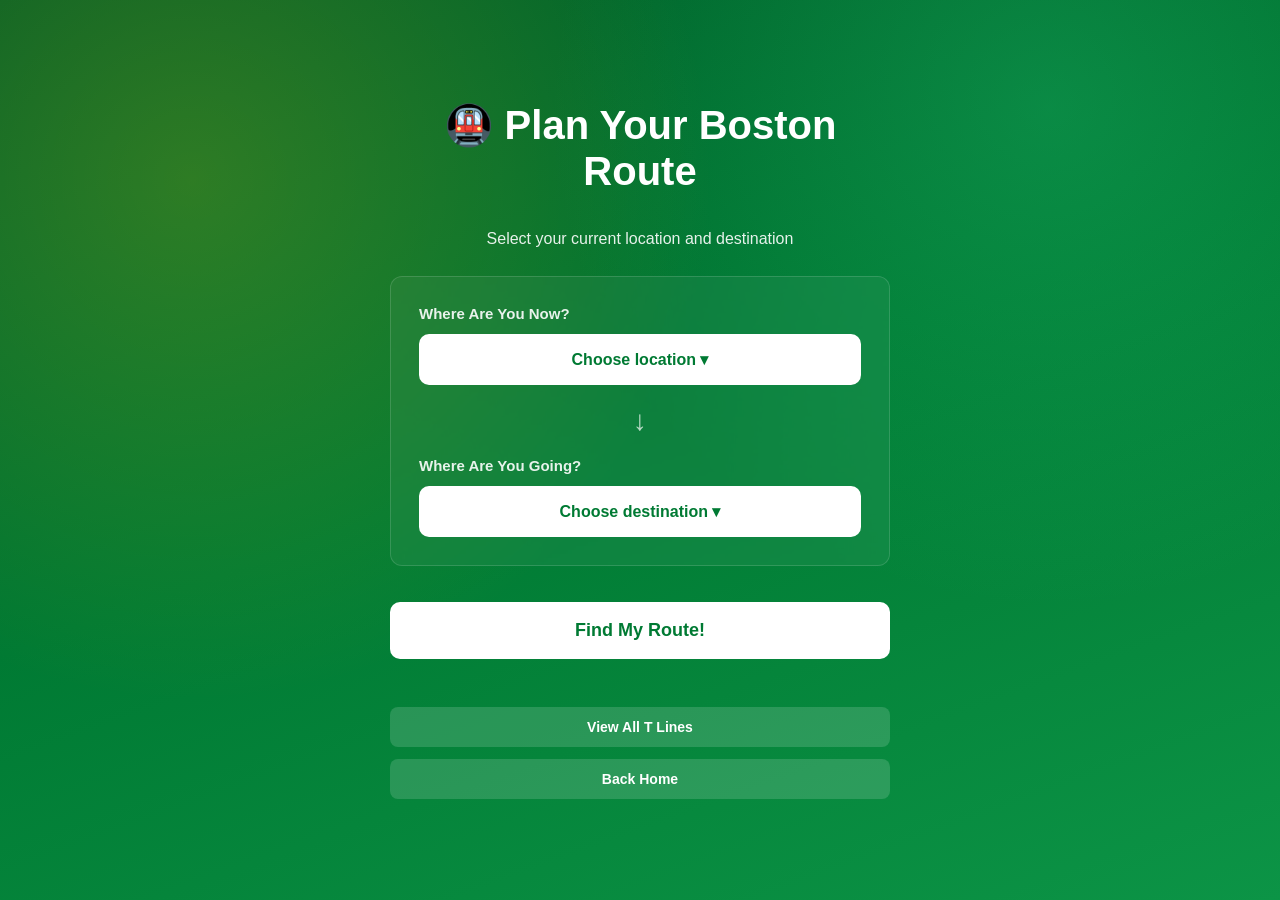
<file: startpage.html>
<!DOCTYPE html>
<html lang="en">
<head>
    <meta charset="utf-8">
    <meta name="viewport" content="width=device-width,initial-scale=1">
    <title>Find Your Route | Boston Transportation</title>
    <link rel="stylesheet" href="CSS/startpage.css">
</head>
<body>
    <div class="page-container">
        <h1>🚇 Plan Your Boston Route</h1>
        <p class="subtitle">Select your current location and destination</p>

        <div class="form-section">
            <div class="input-group">
                <label for="cityDropdown">Where Are You Now?</label>
                <div class="dropdown">
                    <button class="dropdown-btn" id="cityBtn">Choose location ▾</button>
                    <div class="dropdown-content" id="cityDropdown">
                        <a href="#">Downtown</a>
                        <a href="#">Beacon Hill</a>
                        <a href="#">North End</a>
                        <a href="#">Back Bay</a>
                        <a href="#">Fenway</a>
                        <a href="#">South End</a>
                        <a href="#">Seaport</a>
                        <a href="#">Cambridge</a>
                        <a href="#">Charlestown</a>
                        <a href="#">Allston</a>
                        <a href="#">Brighton</a>
                        <a href="#">Chinatown</a>
                    </div>
                </div>
            </div>

            <div class="arrow">↓</div>

            <div class="input-group">
                <label for="destDropdown">Where Are You Going?</label>
                <div class="dropdown">
                    <button class="dropdown-btn" id="destBtn">Choose destination ▾</button>
                    <div class="dropdown-content" id="destDropdown">
                        <a href="#">North Station</a>
                        <a href="#">South Station</a>
                        <a href="#">Logan Airport</a>
                        <a href="#">Harvard Square</a>
                        <a href="#">MIT Campus</a>
                        <a href="#">Boston Common</a>
                        <a href="#">Public Garden</a>
                        <a href="#">Fenway Park</a>
                        <a href="#">Museum of Fine Arts</a>
                        <a href="#">Boston Children's Museum</a>
                        <a href="#">New England Aquarium</a>
                        <a href="#">Newbury Street</a>
                        <a href="#">Boston Public Library</a>
                        <a href="#">TD Garden</a>
                        <a href="#">Freedom Trail</a>
                        <a href="#">Charles River Esplanade</a>
                    </div>
                </div>
            </div>
        </div>

        <button class="continue-box" id="continueBtn">Find My Route!</button>

        <div class="links-section">
            <a href="tlines.html" class="info-link">View All T Lines</a>
            <a href="mainpage.html" class="info-link">Back Home</a>
        </div>
    </div>

    <script>
        let selectedCity = "";
        let selectedDestination = "";
        const continueBtn = document.getElementById("continueBtn");
        const cityBtn = document.getElementById("cityBtn");
        const destBtn = document.getElementById("destBtn");
        const sharedOptions = [
            "Downtown", "Beacon Hill", "North End", "Back Bay", "Fenway", "South End",
            "Seaport", "Cambridge", "Charlestown", "Allston", "Brighton", "Chinatown",
            "North Station", "South Station", "Logan Airport", "Harvard Square", "MIT Campus",
            "Boston Common", "Public Garden", "Fenway Park", "Museum of Fine Arts",
            "Boston Children's Museum", "New England Aquarium", "Newbury Street",
            "Boston Public Library", "TD Garden", "Freedom Trail", "Charles River Esplanade"
        ];

        function hydrateDropdownOptions() {
            const cityDropdown = document.getElementById('cityDropdown');
            const destDropdown = document.getElementById('destDropdown');
            if (!cityDropdown || !destDropdown) return;

            const links = sharedOptions
                .map(option => `<a href="#">${option}</a>`)
                .join('');

            cityDropdown.innerHTML = links;
            destDropdown.innerHTML = links;
        }

        hydrateDropdownOptions();

        function filterMatchingOptions() {
            const cityLinks = document.querySelectorAll('#cityDropdown a');
            const destLinks = document.querySelectorAll('#destDropdown a');

            cityLinks.forEach(link => {
                const text = link.textContent.trim();
                link.style.display = selectedDestination && text === selectedDestination ? 'none' : 'block';
            });

            destLinks.forEach(link => {
                const text = link.textContent.trim();
                link.style.display = selectedCity && text === selectedCity ? 'none' : 'block';
            });

            if (selectedCity && selectedCity === selectedDestination) {
                selectedDestination = "";
                destBtn.textContent = 'Choose destination ▾';
                destBtn.classList.remove('is-picked');
            }

            if (selectedCity && selectedDestination) {
                continueBtn.classList.add("is-ready");
            } else {
                continueBtn.classList.remove("is-ready");
            }
        }

        // Generic dropdown handler for any .dropdown element
        document.querySelectorAll('.dropdown').forEach(function(drop) {
            const btn = drop.querySelector('.dropdown-btn');
            const content = drop.querySelector('.dropdown-content');

            btn.addEventListener('click', function(e) {
                e.stopPropagation();
                // close other dropdowns
                document.querySelectorAll('.dropdown-content.show').forEach(function(c) {
                    if (c !== content) c.classList.remove('show');
                });
                content.classList.toggle('show');
            });

            content.querySelectorAll('a').forEach(function(link) {
                link.addEventListener('click', function(e) {
                    e.preventDefault();
                    const text = this.textContent.trim();
                    if (this.style.display === 'none') return;
                    btn.textContent = text + ' ▾';
                    btn.classList.add('is-picked');
                    content.classList.remove('show');

                    // Track which dropdown was selected
                    if (content.id === "cityDropdown") {
                        selectedCity = text;
                    } else if (content.id === "destDropdown") {
                        selectedDestination = text;
                    }

                    filterMatchingOptions();
                });
            });
        });

        // Close all dropdowns when clicking outside
        window.addEventListener('click', function() {
            document.querySelectorAll('.dropdown-content.show').forEach(function(c) {
                c.classList.remove('show');
            });
        });

        // Continue button logic
        continueBtn.addEventListener("click", function() {
            if (selectedCity && selectedDestination) {
                const url = `continuepage.html?city=${encodeURIComponent(selectedCity)}&dest=${encodeURIComponent(selectedDestination)}`;
                window.location.href = url;
            } else {
                alert("Please select both a current location and a destination.");
            }
        });

        filterMatchingOptions();
    </script>
</body>
</html>
</file>
<file: CSS/mainpage.css>
body {
    background-color: #006b2c;
    background-image: radial-gradient(ellipse at 60% 40%, #007A33 0%, #004f1e 100%);
    font-family: 'League Spartan', sans-serif;
    font-size: 16px;
    text-align: center;
    color: white;
    display: flex;
    flex-direction: column;
    justify-content: center;
    align-items: center;
    min-height: 100vh;
    gap: 24px;
    box-sizing: border-box;
    padding: 40px 24px;
    position: relative;
    overflow-x: hidden;
}

/* ── Faint Boston map background ── */
.map-bg {
    position: fixed;
    inset: 0;
    z-index: 0;
    pointer-events: none;
    opacity: 0.13;
    width: 100%;
    height: 100%;
    /* taken fully out of flex flow */
    flex: none;
    align-self: auto;
}

.map-bg svg {
    width: 100%;
    height: 100%;
}

h1, h2, p, .nav-container, .info-section {
    position: relative;
    z-index: 1;
}

@keyframes glow-pulse {
    0%, 100% { box-shadow: 0 4px 18px rgba(0,0,0,0.25), 0 0 0 0 rgba(255, 215, 0, 0.55); }
    50%       { box-shadow: 0 4px 18px rgba(0,0,0,0.25), 0 0 0 14px rgba(255, 215, 0, 0); }
}

h1 {
    font-size: clamp(38px, 8vw, 56px);
    margin: 0 0 4px 0;
    font-weight: 900;
    letter-spacing: -0.5px;
    text-shadow: 0 2px 16px rgba(0,0,0,0.3);
}

h2 {
    font-size: clamp(18px, 3.6vw, 24px);
    margin: 0 0 4px 0;
    font-weight: 600;
    opacity: 0.88;
}

p {
    font-size: clamp(15px, 2.6vw, 18px);
    margin: 0;
    opacity: 0.75;
    font-style: italic;
}

h1,
h2,
p,
.nav-container,
.start-box,
.nav-box,
.info-section,
.info-section h3,
.tips-list,
.tips-list li {
    text-align: center;
}

.nav-container {
    display: flex;
    flex-direction: column;
    gap: 16px;
    width: 90%;
    max-width: 450px;
    margin: 20px auto;
}

.start-box, .nav-box {
    display: block;
    width: 100%;
    padding: 18px 36px;
    font-weight: 800;
    border-radius: 10px;
    text-decoration: none;
    cursor: pointer;
    text-align: center;
    font-size: 17px;
    transition: transform 0.2s, box-shadow 0.2s;
}

.start-box {
    background: #FFD700;
    color: #004a1a;
    animation: glow-pulse 2.8s ease-in-out infinite;
}

.nav-box {
    background: rgba(255, 255, 255, 0.15);
    color: white;
    border: 1px solid rgba(255,255,255,0.35);
}

.start-box:hover {
    transform: translateY(-3px);
    box-shadow: 0 8px 24px rgba(255, 215, 0, 0.4);
    animation: none;
}

.nav-box:hover {
    transform: translateY(-3px);
    box-shadow: 0 6px 16px rgba(0, 0, 0, 0.3);
    background: rgba(255,255,255,0.22);
}

.info-section {
    background: rgba(0, 0, 0, 0.25);
    border: 1px solid rgba(255, 255, 255, 0.18);
    backdrop-filter: blur(6px);
    -webkit-backdrop-filter: blur(6px);
    border-radius: 14px;
    width: 90%;
    max-width: 680px;
    box-sizing: border-box;
    padding: 24px 28px;
    margin: 16px auto;
    display: grid;
    gap: 14px;
    text-align: center;
}

.info-section h3 {
    font-size: 24px;
    margin: 0;
    font-weight: 800;
    text-align: center;
}

.tips-list {
    list-style: none;
    margin: 0;
    padding: 0;
    display: grid;
    gap: 10px;
}

.tips-list li {
    margin: 0;
    font-size: 16px;
    line-height: 1.45;
    background: rgba(255, 255, 255, 0.08);
    border-radius: 8px;
    padding: 10px 16px;
    text-align: center;
    white-space: nowrap;
}

@media (max-width: 768px) {
    body {
        padding: 24px 14px;
        gap: 18px;
    }

    .nav-container {
        width: 100%;
        max-width: 520px;
        margin: 12px auto;
    }

    .start-box,
    .nav-box {
        padding: 14px 16px;
        font-size: 15px;
    }

    .info-section {
        width: 90%;
        max-width: 450px;
        padding: 18px 14px;
        margin-top: 12px;
        gap: 10px;
    }

    .info-section h3 {
        font-size: 21px;
    }

    .tips-list {
        gap: 8px;
    }

    .tips-list li {
        font-size: 15px;
        padding: 9px 10px;
    }
}
</file>
<file: CSS/continuepage.css>
body {
    background-color: #007A33;
    font-family: 'League Spartan', sans-serif;
    font-size: 16px;
    color: white;
    display: flex;
    justify-content: flex-start;
    align-items: center;
    min-height: 100vh;
    padding: 20px;
    margin: 0;
    box-sizing: border-box;
}

.container {
    width: 100%;
    max-width: 700px;
    display: flex;
    flex-direction: column;
    gap: 24px;
    margin: 12px auto;
}

.route-card {
    background: rgba(255, 255, 255, 0.1);
    border-radius: 12px;
    padding: 32px;
    box-shadow: 0 8px 24px rgba(0, 0, 0, 0.3);
}

.loading {
    text-align: center;
    font-size: 18px;
    margin: 20px 0;
}

.route-card h1 {
    font-size: clamp(28px, 5.4vw, 36px);
    margin-top: 0;
    margin-bottom: 28px;
    text-align: center;
    font-weight: 900;
}

.route-details {
    display: flex;
    justify-content: space-around;
    align-items: center;
    margin-bottom: 28px;
    padding: 24px;
    background: rgba(0, 0, 0, 0.2);
    border-radius: 10px;
    gap: 16px;
}

.location {
    flex: 1;
    text-align: center;
}

.location .label {
    font-size: 13px;
    font-weight: 600;
    opacity: 0.8;
    margin: 0;
}

.location .name {
    font-size: 20px;
    font-weight: 800;
    margin: 8px 0 0 0;
    color: #FFD700;
}

.arrow-large {
    font-size: 28px;
    opacity: 0.7;
}

.route-instructions {
    margin-bottom: 24px;
}

.route-instructions h2 {
    font-size: 22px;
    margin: 0 0 16px 0;
    font-weight: 800;
}

.instruction {
    background: rgba(255, 215, 0, 0.1);
    border-left: 4px solid #FFD700;
    padding: 16px 20px;
    margin: 0;
    font-size: 16px;
    line-height: 1.6;
    border-radius: 6px;
}

.tips {
    background: rgba(0, 0, 0, 0.2);
    padding: 16px 20px;
    border-radius: 8px;
    margin: 0;
}

.tips p {
    margin: 0;
    font-size: 14px;
    line-height: 1.5;
}

.tips strong {
    color: #FFD700;
    font-weight: 700;
}

.route-actions {
    margin-top: 16px;
}

.route-dropdown-btn {
    width: 100%;
    background: rgba(255, 215, 0, 0.15);
    border: 1px solid rgba(255, 215, 0, 0.5);
    color: #FFD700;
    border-radius: 8px;
    padding: 12px 14px;
    font-size: 14px;
    font-weight: 700;
    cursor: pointer;
    transition: background 0.2s, border-color 0.2s;
}

.route-dropdown-btn:hover {
    background: rgba(255, 215, 0, 0.22);
    border-color: rgba(255, 215, 0, 0.75);
}

.route-card .link {
    color: #FFD700;
    text-decoration: none;
    font-weight: 700;
    transition: opacity 0.2s;
}

.route-card .link:hover {
    opacity: 0.8;
}

.action-buttons {
    display: flex;
    flex-direction: row;
    flex-wrap: wrap;
    justify-content: center;
    gap: 12px;
    margin-top: 20px;
}

.btn {
    display: inline-block;
    padding: 16px 24px;
    border-radius: 10px;
    text-decoration: none;
    font-weight: 700;
    text-align: center;
    font-size: 16px;
    transition: transform 0.2s, box-shadow 0.2s;
    cursor: pointer;
    border: none;
    min-height: 48px;
}

.btn-new-route {
    background: white;
    color: #007A33;
}

.btn-secondary {
    background: rgba(255, 255, 255, 0.15);
    color: white;
}

.btn:hover {
    transform: translateY(-3px);
    box-shadow: 0 6px 16px rgba(0, 0, 0, 0.3);
}

/* ── Live info boxes (departures + alerts) ── */
.live-box {
    background: rgba(0, 0, 0, 0.2);
    border: 1px solid rgba(255, 255, 255, 0.2);
    border-radius: 12px;
    padding: 18px 22px;
}

.live-title {
    font-weight: 700;
    font-size: 15px;
    margin: 0 0 10px 0;
    letter-spacing: 0.4px;
}

.live-status {
    margin: 0;
    font-size: 14px;
    opacity: 0.9;
}

/* ── Next departures ── */
.dep-row {
    display: flex;
    align-items: center;
    gap: 10px;
    padding: 9px 0;
    border-top: 1px solid rgba(255, 255, 255, 0.12);
    font-size: 14px;
}

.dep-route {
    flex: 1;
    font-weight: 600;
}

.dep-status {
    font-size: 12px;
    opacity: 0.75;
    font-style: italic;
}

.dep-time {
    font-weight: 700;
    font-size: 15px;
    min-width: 52px;
    text-align: right;
}

.dep-urgent {
    color: #FFD700;
}

/* ── Service alerts ── */
.alert-item {
    font-size: 13px;
    padding: 9px 0;
    border-top: 1px solid rgba(255, 255, 255, 0.12);
    line-height: 1.5;
}

/* ── Nearby attractions ── */
.attractions-box {
    border-color: rgba(255, 220, 100, 0.3);
}

.attractions-collapsed {
    display: none;
}

.attractions-open {
    display: block;
}

.attr-row {
    display: flex;
    flex-direction: column;
    padding: 9px 0;
    border-top: 1px solid rgba(255, 255, 255, 0.12);
    gap: 2px;
}

.attr-name {
    font-weight: 700;
    font-size: 14px;
}

.attr-desc {
    font-size: 13px;
    opacity: 0.82;
    line-height: 1.4;
}

.attr-source {
    margin: -2px 0 8px 0;
    font-size: 12px;
    opacity: 0.75;
    font-style: italic;
}

.attr-see-all {
    display: inline-block;
    margin-top: 12px;
    font-size: 13px;
    color: #FFD700;
    text-decoration: none;
    font-weight: 600;
    opacity: 0.9;
}

.attr-see-all:hover {
    opacity: 1;
    text-decoration: underline;
}

@media (max-width: 600px) {
    body {
        padding: 12px;
    }

    .route-card {
        padding: 20px;
    }
    
    .route-card h1 {
        font-size: 28px;
        margin-bottom: 20px;
    }
    
    .route-details {
        flex-wrap: wrap;
        padding: 16px;
    }
    
    .location .name {
        font-size: 18px;
    }

    .dep-row {
        gap: 6px;
        font-size: 13px;
    }

    .dep-time {
        min-width: 46px;
        font-size: 14px;
    }

    .btn {
        width: 100%;
    }
    
    .instruction {
        font-size: 15px;
    }
}
</file>
<file: CSS/startpage.css>
body {
    background:
        radial-gradient(circle at 15% 20%, rgba(255, 215, 0, 0.18), transparent 40%),
        radial-gradient(circle at 82% 12%, rgba(40, 210, 130, 0.25), transparent 38%),
        linear-gradient(160deg, #005d28 0%, #007a33 48%, #0c9446 100%);
    font-family: 'League Spartan', sans-serif;
    font-size: 16px;
    text-align: center;
    color: white;
    display: flex;
    justify-content: flex-start;
    align-items: center;
    min-height: 100vh;
    box-sizing: border-box;
    padding: 24px;
    margin: 0;
}

.page-container {
    width: 100%;
    max-width: 500px;
    display: flex;
    flex-direction: column;
    gap: 28px;
    margin: 16px auto;
    animation: rise-in 450ms ease-out;
}

h1 {
    font-size: clamp(32px, 6vw, 40px);
    font-weight: 900;
    margin: 0;
    margin-bottom: 8px;
}

.subtitle {
    font-size: 16px;
    margin: 0;
    opacity: 0.9;
}

.form-section {
    display: flex;
    flex-direction: column;
    gap: 20px;
    background: rgba(255, 255, 255, 0.05);
    padding: 28px;
    border-radius: 12px;
    border: 1px solid rgba(255, 255, 255, 0.14);
    backdrop-filter: blur(1px);
}

.input-group {
    display: flex;
    flex-direction: column;
    gap: 12px;
}

.input-group label {
    text-align: left;
    font-weight: 700;
    font-size: 15px;
    opacity: 0.9;
}

.arrow {
    text-align: center;
    font-size: 28px;
    opacity: 0.7;
}

.dropdown {
    position: relative;
    display: inline-block;
    width: 100%;
}

.dropdown-btn {
    background: white;
    color: #007A33;
    padding: 16px 20px;
    border: none;
    border-radius: 10px;
    font-weight: 800;
    font-size: clamp(15px, 2.2vw, 16px);
    cursor: pointer;
    width: 100%;
    box-sizing: border-box;
    text-align: center;
    transition: transform 0.2s, box-shadow 0.2s, background-color 0.2s;
}

.dropdown-btn:hover {
    transform: translateY(-2px);
    box-shadow: 0 4px 12px rgba(0, 0, 0, 0.2);
}

.dropdown-btn.is-picked {
    background: #ffef9f;
}

.dropdown-content {
    display: none;
    position: absolute;
    background-color: #ffffff;
    min-width: 160px;
    box-shadow: 0 8px 16px rgba(0, 0, 0, 0.3);
    border-radius: 8px;
    overflow: hidden;
    z-index: 10;
    margin-top: 8px;
    width: 100%;
    max-height: 300px;
    overflow-y: auto;
}

.dropdown-content a {
    color: #007A33;
    padding: 14px 18px;
    text-decoration: none;
    display: block;
    text-align: center;
    font-size: 15px;
    font-weight: 600;
    transition: background-color 0.2s;
}

.dropdown-content a:hover {
    background-color: #f0f0f0;
}

.dropdown-content.show {
    display: block;
}

.continue-box {
    display: block;
    width: 100%;
    margin: 8px auto;
    padding: 18px 36px;
    background: white;
    color: #007A33;
    font-weight: 800;
    border-radius: 10px;
    text-decoration: none;
    cursor: pointer;
    text-align: center;
    border: none;
    font-size: clamp(16px, 2.5vw, 18px);
    transition: transform 0.2s, box-shadow 0.2s, background-color 0.2s;
}

.continue-box:hover {
    transform: translateY(-3px);
    box-shadow: 0 6px 16px rgba(0, 0, 0, 0.3);
}

.continue-box.is-ready {
    background: #ffe45f;
    box-shadow: 0 0 0 2px rgba(255, 228, 95, 0.4), 0 10px 24px rgba(0, 0, 0, 0.28);
}

.links-section {
    display: flex;
    flex-direction: column;
    gap: 12px;
    margin-top: 12px;
}

.info-link {
    display: inline-block;
    background: rgba(255, 255, 255, 0.15);
    color: white;
    padding: 12px 20px;
    border-radius: 8px;
    text-decoration: none;
    font-weight: 600;
    font-size: 14px;
    transition: background-color 0.2s;
}

.info-link:hover {
    background: rgba(255, 255, 255, 0.25);
}

@media (max-width: 480px) {
    body {
        padding: 14px;
    }

    h1 {
        font-size: 30px;
    }
    
    .form-section {
        padding: 20px;
        gap: 16px;
    }

    .dropdown-btn,
    .continue-box {
        min-height: 48px;
    }

    .info-link {
        padding: 11px 14px;
        font-size: 13px;
    }
}

@keyframes rise-in {
    from {
        transform: translateY(10px);
        opacity: 0;
    }
    to {
        transform: translateY(0);
        opacity: 1;
    }
}
</file>
